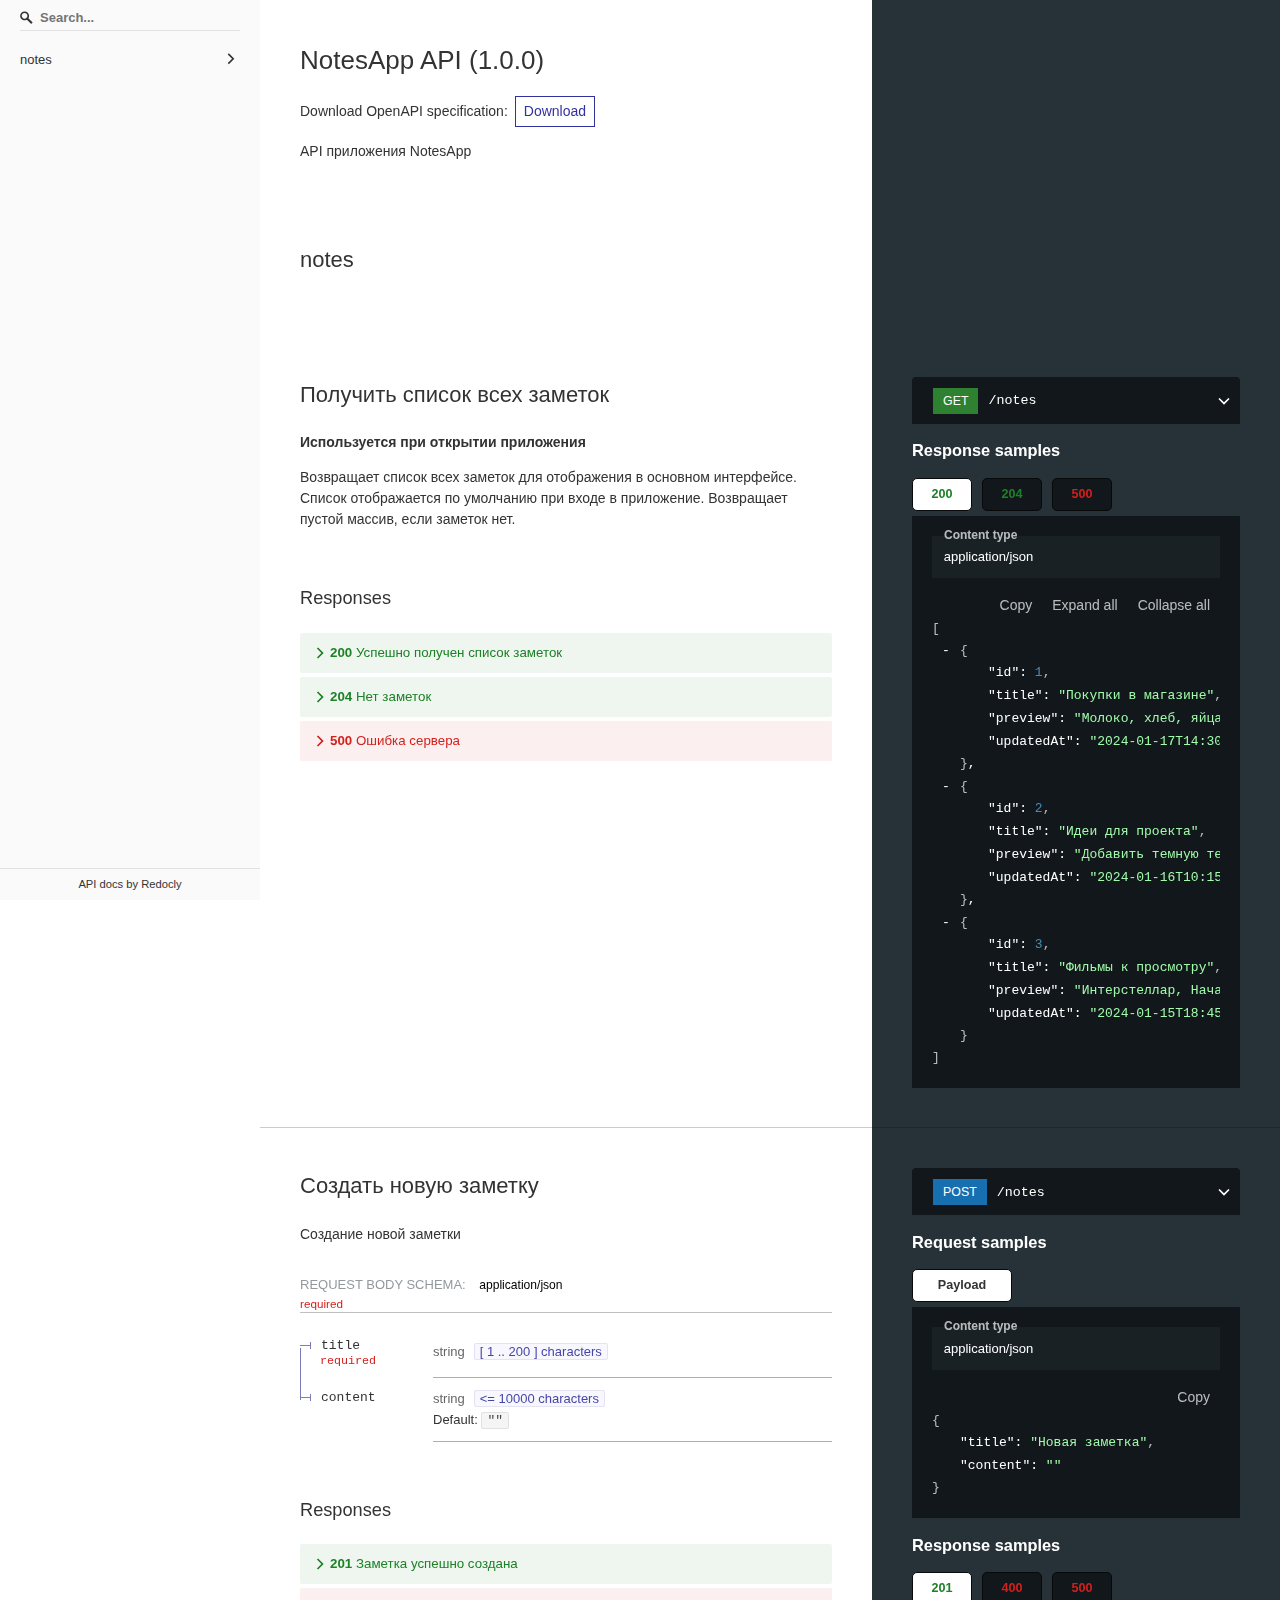
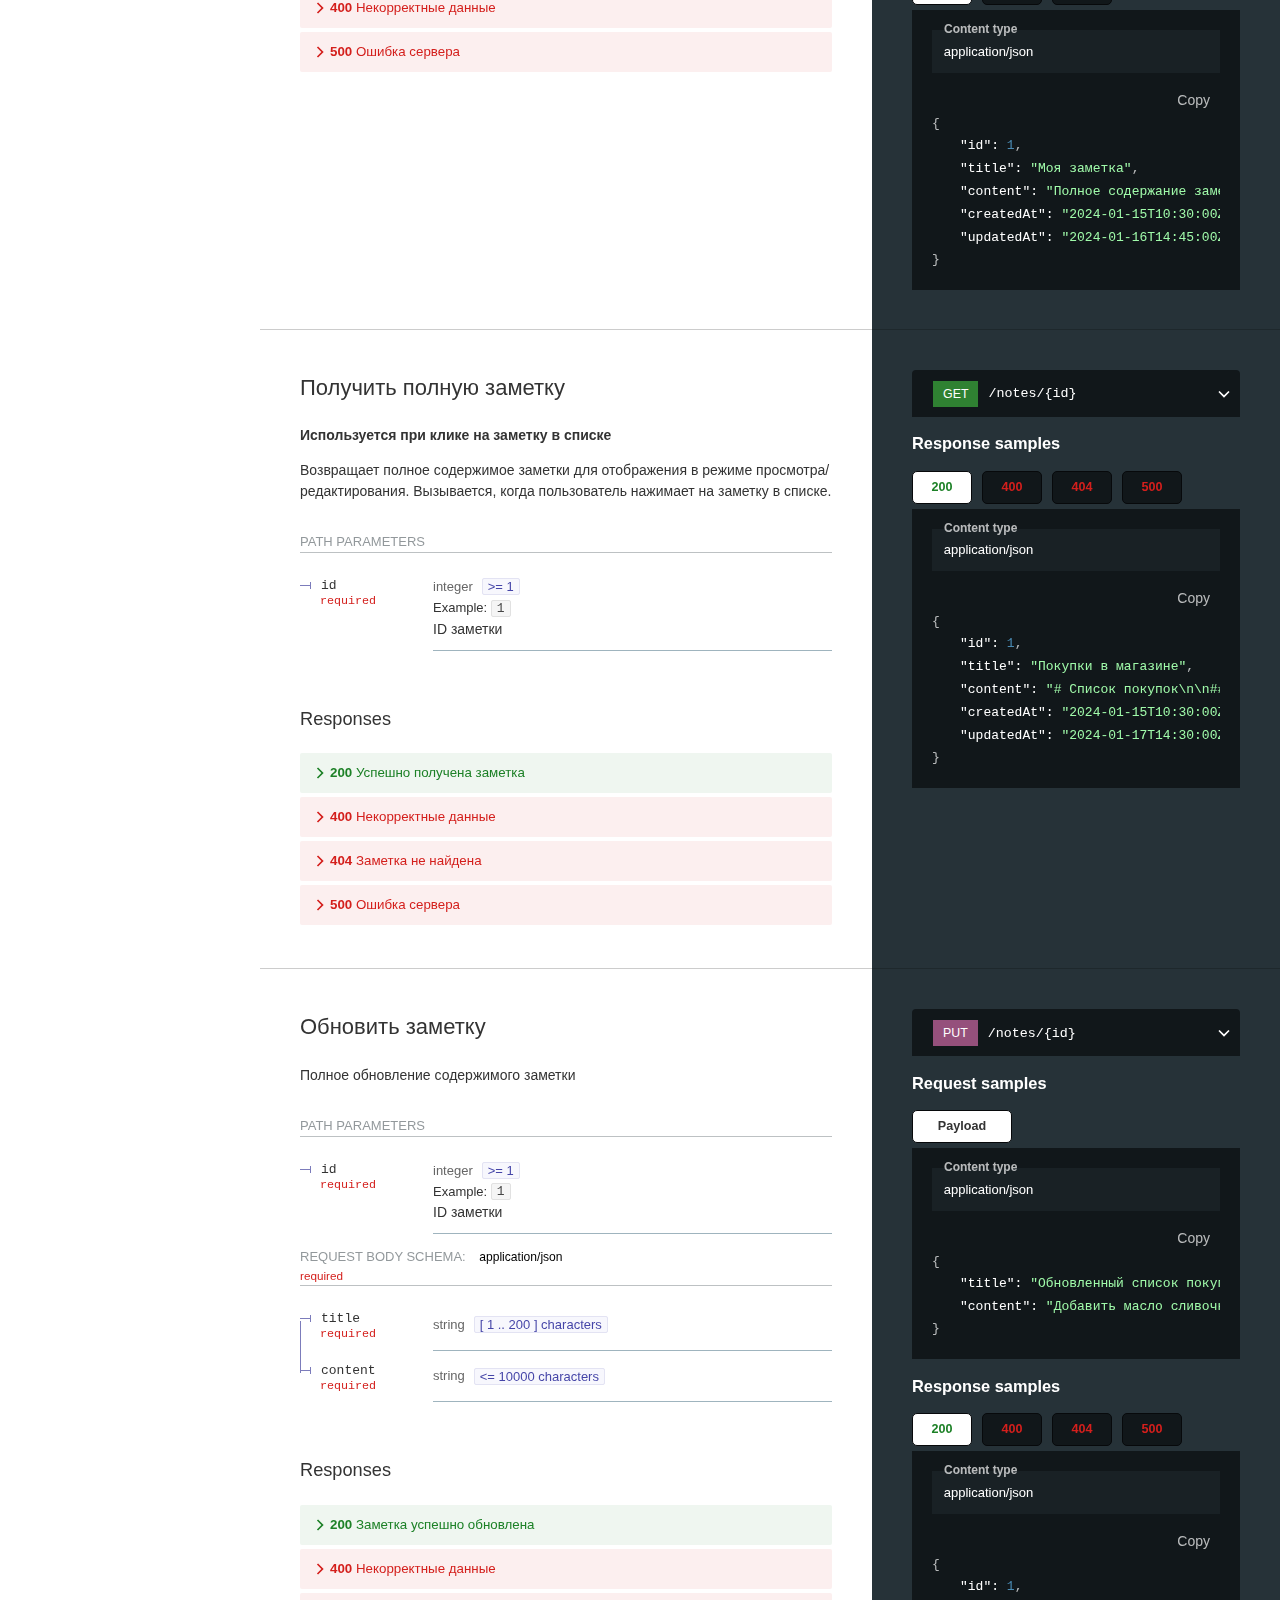
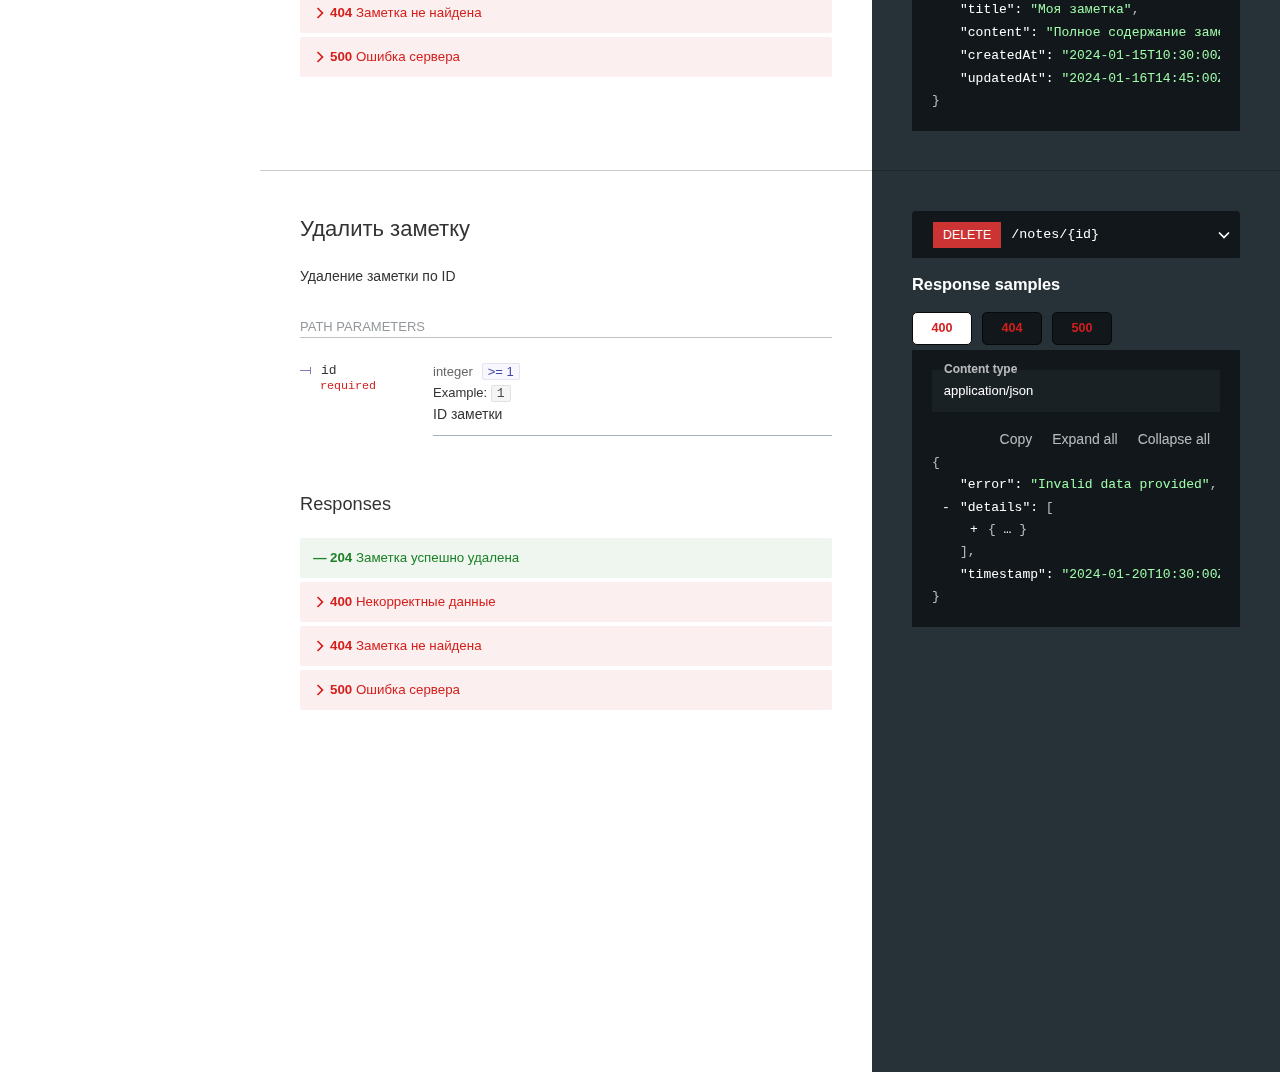
<file: api/api-redoc/redoc-233a6921.html>
<!DOCTYPE html>
<html lang="en">

<head>
  <meta charset="UTF-8">
  <title>Redoc</title>
  <link rel="stylesheet" type="text/css" id="slate-css" media="none" href="../../assets/stylesheets/redark.css" />
  <script src="../../assets/javascripts/redark.js" charset="UTF-8"> </script>
  <style>
    body {
      margin: 0;
      padding: 0;
    }
  </style>
</head>

<body style="background: ;">
  <div id="redoc-container"></div>
  <script src="../../assets/javascripts/redoc.standalone.js" charset="UTF-8"> </script>
  <script>
    const openapi_spec_url = "../openapi.yml";

    window.onload = function () {
      const parent_scheme = parent.scheme
      if (parent_scheme === "slate") {
        enable_dark_mode();
      } else {
        disable_dark_mode();
      }
    }

    enable_dark_mode = function(){
      document.getElementById("slate-css").media = ""
      Redoc.init(
        openapi_spec_url,
        { theme: redark },
        document.getElementById('redoc-container'),
      );
    }

    disable_dark_mode = function(){
      document.getElementById("slate-css").media = "none"
      Redoc.init(
        openapi_spec_url,
        {},
        document.getElementById('redoc-container'),
      );
    }
  </script>
</body>

</html>
</file>
<file: assets/stylesheets/redark.css>
/* Source: https://github.com/dilanx/redark */

body {
  background-color: #1e2129;
}
  
.react-tabs__tab--selected {
  border: none !important;
  background-color: #3f3f46 !important;
}

:root {
  color-scheme: dark;
}
</file>
